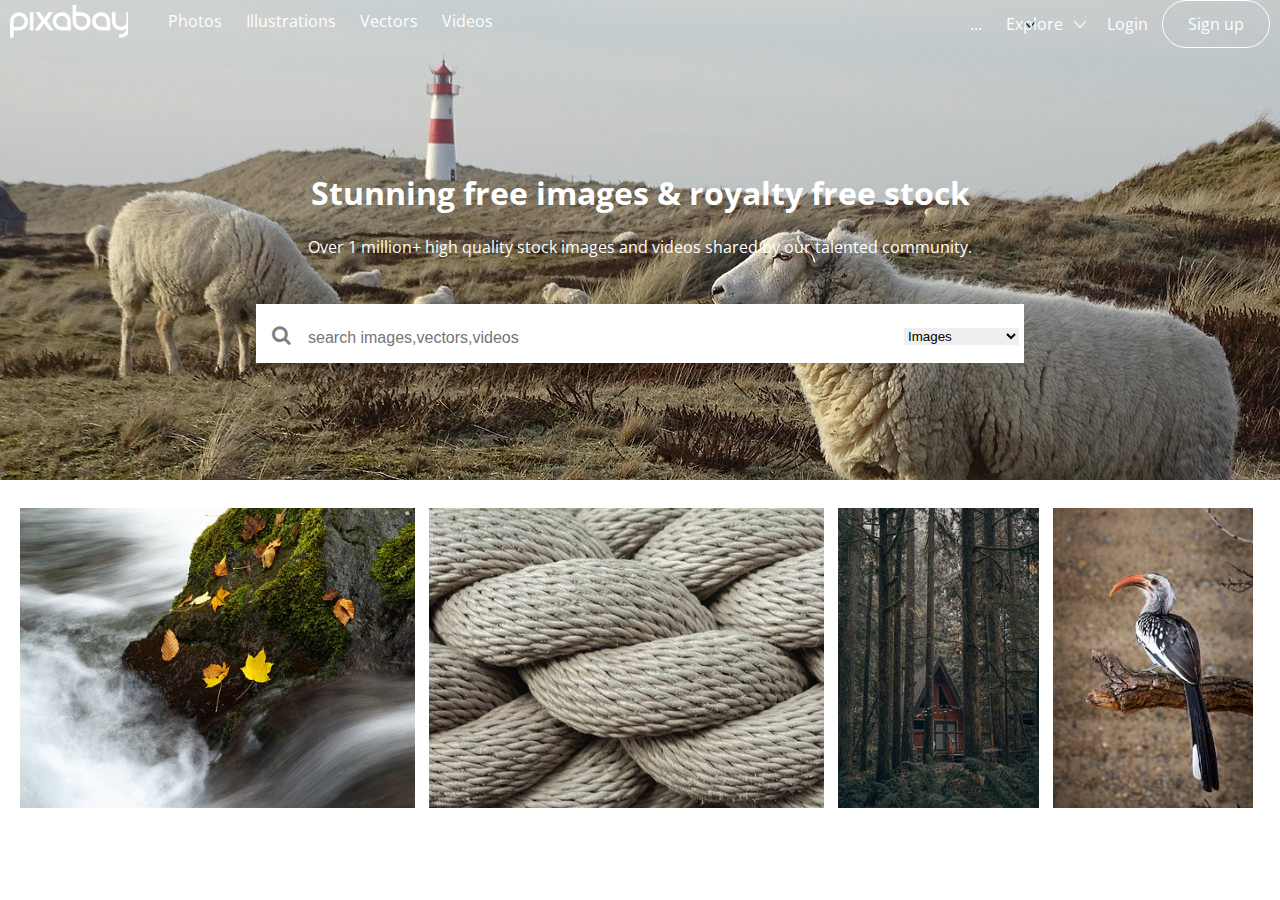
<file: index.html>
<!DOCTYPE html>
<html lang="en">
<head>
    <meta charset="UTF-8">
    <meta name="viewport" content="width=device-width, initial-scale=1.0">
    <meta http-equiv="X-UA-Compatible" content="ie=edge">
    <title>PIXABAY</title>
    <link rel="stylesheet" href="./fonts/font-awesome-4.7.0/css/font-awesome.css">
    <link rel="stylesheet" href="./css/pixabay.css">
</head>
<body>
    <!-- header block -->
    <section id="headerBlock">
        <div class="logo">              <!--logo block-->
            <a href="#" class="logoImage"></a>                        
        </div>

        <div class="leftmenu">          <!--leftmenu block-->
            <ul>
                <li><a href="">Photos</a></li>          <!--ul>li*4>a{photos}-->
                <li><a href="">Illustrations</a></li>
                <li><a href="">Vectors</a></li>
                <li><a href="">Videos</a></li>
            </ul>                    
        </div>

        <div class="rightmenu">         <!--rightmenu block-->
            <ul>
                <li><a href="">...</a></li>
                <li class="explore"><a href="">Explore</a></li>
                <li><a href="">Login</a></li>
                <li><a href="">Sign up</a></li>
            </ul>                   
        </div>
    </section>

    <!-- slider section -->
    <section id="sliderSection">
        <header>
            <h1>Stunning free images & royalty free stock</h1>
        </header>
        <main>
            <p>Over 1 million+ high quality stock images and videos shared by our talented community.</p>
        </main>
        <footer>
            <form action="">
                <span class="searchIcon"><i class="fa fa-search" aria-hidden="true"></i></span>
                <input type="search" name="" id="" placeholder="search images,vectors,videos">
                <span class="imageText">
                    <select name="" id="">
                        <option value="images">Images</option>
                        <option value="vectors">Vector Graphics</option>
                        <option value="photos">Photos</option>
                        <option value="illustrations">Illustrations</option>
                        <option value="videos">Videos</option>
                    </select>
                </span>
            </form>
        </footer>
    </section>
    <!-- slider section end -->

    <section id="imageSection">
        <div class="img1"><img src="./images/landscape-4597742__340.jpg" alt=""></div>
        <div class="img2"><img src="./images/rope-4587474__340.jpg" alt=""></div>
        <div class="img3"><img src="./images/house-4598908__340.jpg" alt=""></div>
        <div class="img4"><img src="./images/yellow-billed-hornbill-3774974__340.jpg" alt=""></div>
    </section>
</body>
</html>
</file>
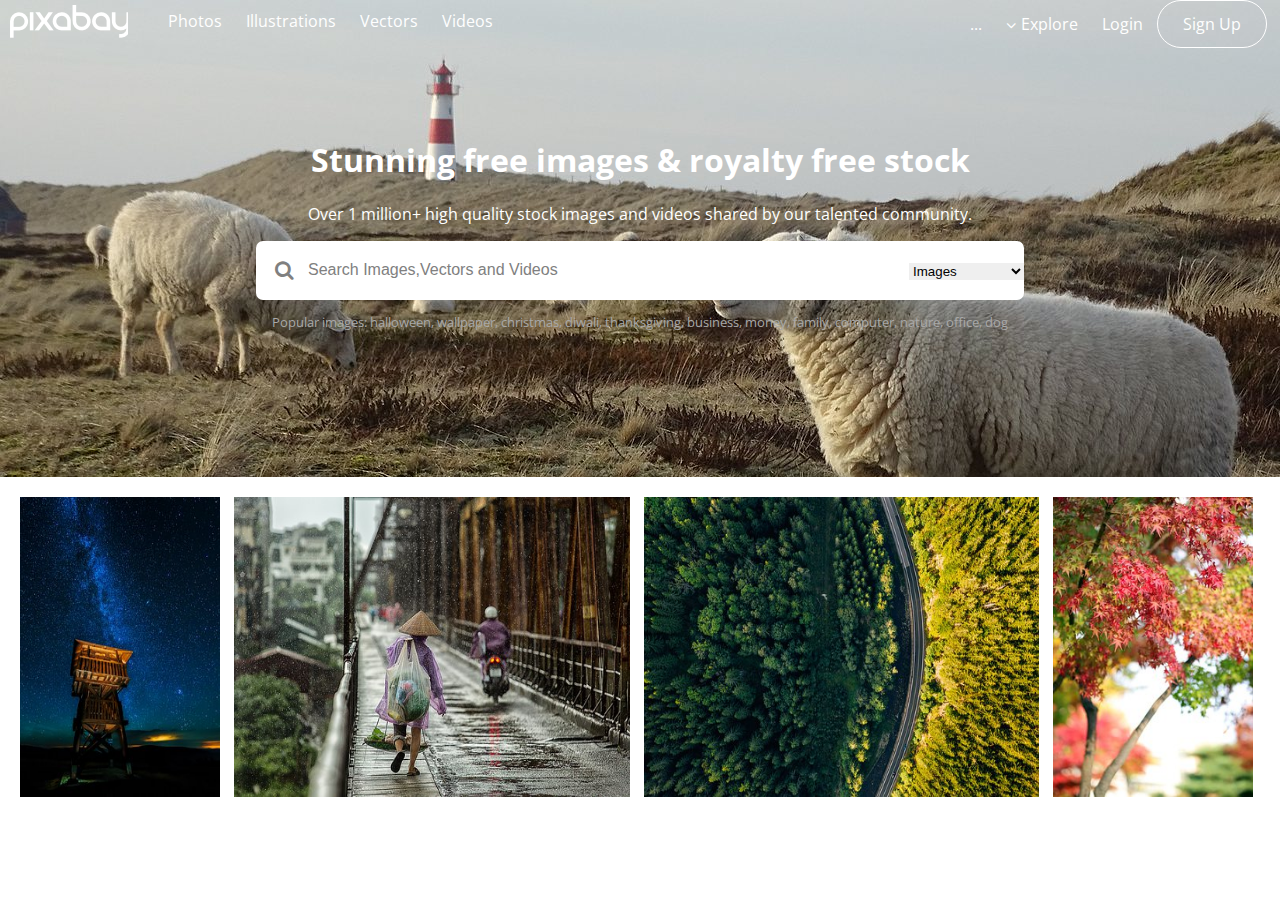
<file: 1.html>
<!DOCTYPE html>
<html lang="en">
<head>
    <meta charset="UTF-8">
    <meta name="viewport" content="width=device-width, initial-scale=1.0">
    <meta http-equiv="X-UA-Compatible" content="ie=edge">
    <title>My PIxabay</title>
    <link rel="stylesheet" href="./css/1.css">
    <link rel="stylesheet" href="./fonts/font-awesome-4.7.0/css/font-awesome.css">
</head>
<body>
    <!-- header section -->
    <section id="headerSection">
        <div class="logo">
            <a href="#" class="logoImage"></a>
        </div>

        <div class="leftmenu">
            <ul class="list">
                <li><a href="">Photos</a></li>
                <li><a href="">Illustrations</a></li>
                <li><a href="">Vectors</a></li>
                <li><a href="">Videos</a></li>
            </ul>
        </div>

        <div class="rightmenu">
            <ul>
                <li><a href="">...</a></li>
                <li><a href=""><i class="fa fa-angle-down" aria-hidden="true"></i>Explore</a></li>
                <li><a href="">Login</a></li>
                <li><a href="">Sign Up</a></li>
            </ul>
        </div>
    </section>
    <!-- header section end -->

    <!-- slider section  -->
    <section id="sliderSection">
        <header>
            <h1>Stunning free images & royalty free stock</h1>
        </header>

        <main>
            <p>Over 1 million+ high quality stock images and videos shared by our talented community.</p>
        </main>

        <footer>
            <form action="">
                <span class="searchIcon"><i class="fa fa-search" aria-hidden="true"></i></span>
                <input type="search" name="" id="" placeholder="Search Images,Vectors and Videos">
                <span class="imageText">
                    <select name="" id="">
                        <option value="images">Images</option>
                        <option value="vectors">Vector Graphics</option>
                        <option value="photos">Photos</option>
                        <option value="illustrations">Illustrations</option>
                        <option value="videos">Videos</option>
                    </select>      
                </span>
            </form>
        </footer>
        
        <footer class="foot">
            <p>Popular images: halloween, wallpaper, christmas, diwali, thanksgiving, business, money, family, computer, nature, office, dog</p>
        </footer>
    </section>
    <!-- slider section end -->

    <!-- images sections -->
    <section id="imageSection">                                 <!--zen code: section#imageSection>div.image1*4>img-->
        <div class="image1"><img src="./images/sky-4576072__340.jpg" alt=""></div>
        <div class="image2"><img src="./images/season-4559795__340.jpg" alt=""></div>
        <div class="image3"><img src="./images/road-4564817__340.jpg" alt=""></div>
        <div class="image4"><img src="./images/leaves-4581762__340.jpg" alt=""></div>
    </section>
</body>
</html>
</file>
<file: css/pixabay.css>
/* @import 'https://fonts.googleapis.com/css?family=Open+Sans&display=swap'; */
@import url('https://fonts.googleapis.com/css?family=Open+Sans&display=swap');

body
{
    margin: 0;
    padding: 0;
    /* background: black; */
    font-family: 'Open Sans', sans-serif;
}

.logo
{
    /* background: red; */
    width: 10%;
    float: left;
    background: url('../images/sprites.png');
    height: 50px;
    background-position: 10px 50px;
}

.leftmenu
{
    /* background: green; */
    float: left;
    margin: 0px 0px 0px 30px;
    width: 42%;
}

.rightmenu
{
    /* background: yellow; */
    width: 25%;
    float: right;
}

ul
{
    padding: 0;
    margin: 0;
    list-style: none;
    display: inline;
}

.leftmenu>ul>li>a, .rightmenu>ul>li>a
{
    color: white;
    text-decoration: none;
    padding: 10px;
    display: inline-block;
    /* height: 1000px;        a tag is inline. doesnot support height,width,margin top and bottom,padding top and bottom
    width: 1000px; */
}

.leftmenu>ul>li, .rightmenu>ul>li
{
    display: inline-block;
}

#headerBlock
{
    /* padding: 13px; */
    z-index: 1;
    position: relative;
}

.rightmenu>ul>li:nth-child(4)                /*or :last-child, if it is the last element*/
{
    border: 1px solid white;
    border-radius: 40px;
    padding: 2px 15px!important;
}

.explore
{
    background: url('../images/sprites.png');
    background-position: 128px 488px;
    padding: 0px 20px 0px 0px;
}

/* slider section css here */
#sliderSection
{
    color: white;
    background: url('../images/10-14-50-567_1440x480.jpg');
    background-repeat: no-repeat;
    width: 100%;
    height: 360px;
    text-align: center;
    /* position: absolute; */
    top: 0;
    padding-top: 150px;
}

#sliderSection>header>h1
{
    font-size: 32px;
}

#sliderSection>footer>form>input
{
    padding: 22px;
    width: 60%;
    margin-top: 30px;
    border: 0;
}

.searchIcon
{
    position: relative;
}

.searchIcon i
{
    position: absolute;
    left: 16px;
    top: 4px;
    color: grey;
    font-size: 20px;
    z-index: 1;
}

#sliderSection>footer>form>input::placeholder
{
    padding: 0px 30px;
    font-size: 16px;
    position: relative;
    top:5px;
}

.imageText
{
    position: absolute;
}

.imageText>select
{
    position: relative;
    top: 50px;
    right: 120px;
    border: none;
}

.img1
{   
    width: 31.5%;
    float: left;
    margin: 10px 7px;
}

.img2
{   
    width: 31.5%;
    float: left;
    margin: 10px 7px;
}

.img3
{   
    width: 16%;
    float: left;
    margin: 10px 7px;
    
}

.img4
{   
    width: 16%;
    float: left;
    margin: 10px 7px;
}

#imageSection img
{
    width: 100%;
    height: 300px;
}

#imageSection
{
    width: 98%;
    margin: -12px auto;
}
</file>
<file: css/1.css>
@import url('https://fonts.googleapis.com/css?family=Open+Sans&display=swap');

body
{
    padding: 0;
    margin: 0;
    background: white;
    font-family: 'Open Sans', sans-serif;
}

.logo
{
    width: 10%;
    float: left;
    background: url('../images/sprites.png');
    height: 50px;
    background-position: 10px 50px;
}

.leftmenu
{
   width: 42%;
   float: left;
   margin: 0px 0px 0px 30px;
   
}

.rightmenu
{
    float: right;
    width: 25%;
}

ul
{
    padding: 0;
    margin: 0;
    list-style: none;
    display: inline;
}

.leftmenu>ul>li>a , .rightmenu>ul>li>a
{
    color: white;
    text-decoration: none;
    padding: 10px;
    display: inline-block;
}

.leftmenu>ul>li, .rightmenu>ul>li
{
    display: inline-block;
}

#headerSection
{
    /* padding: 13px; */
    z-index: 1;
    position: relative;

}

.rightmenu>ul>li:nth-child(4)               
{
    border: 1px solid white;
    border-radius: 40px;
    padding: 2px 15px!important;
    transition: 3s ease-in;
}

.rightmenu>ul>li>a>i
{
    height: 10px;
    display: block;
    width: 15px;
    position: relative;
    top: 4px;
    float: left;
}

#sliderSection
{
    color: white;
    background: url('../images/10-14-50-567_1440x480.jpg');
    height: 360px;
    width: 100%;
    background-repeat: no-repeat;
    text-align: center;
    /* position: absolute; */
    top: 0;
    padding-top: 117px;
}

#sliderSection>header>h1
{
    font-size: 32px;
}

#sliderSection>footer>form>input
{
    padding: 22px;
    width: 60%;
    border: 0;
    border-radius: 7px;
    margin-top: 30;
}

.foot
{
    color: darkgray;
    font-size: 13px;
    text-align: center;
}

.searchIcon
{
    position: relative;
}

.searchIcon i
{
    position: absolute;
    left: 19px;
    top: 2px;
    color: grey;
    font-size: 20px;
    z-index: 1;
}

#sliderSection>footer>form>input::placeholder
{
    font-size: 16px;
    color: gray;
    padding: 0px 30px;
    top: 5px;
}

.imageText
{
    position: relative;
}

.imageText>select
{
    position: absolute;
    right: 0px;
    top: 5px;
    border: none;
}

.image1
{
    width: 16%;
    float: left;
    margin: 10px 7px;
}

.image2
{
    width: 31.5%;
    float: left;
    margin: 10px 7px;
}

.image3
{
    width: 31.5%;
    float: left;
    margin: 10px 7px;
}

.image4
{
    width: 16%;
    float: left;
    margin: 10px 7px;
}

#imageSection img
{
    width: 100%;
    height: 300px;
}

#imageSection
{
    width: 98%;
    margin: 10px auto;
}
</file>
